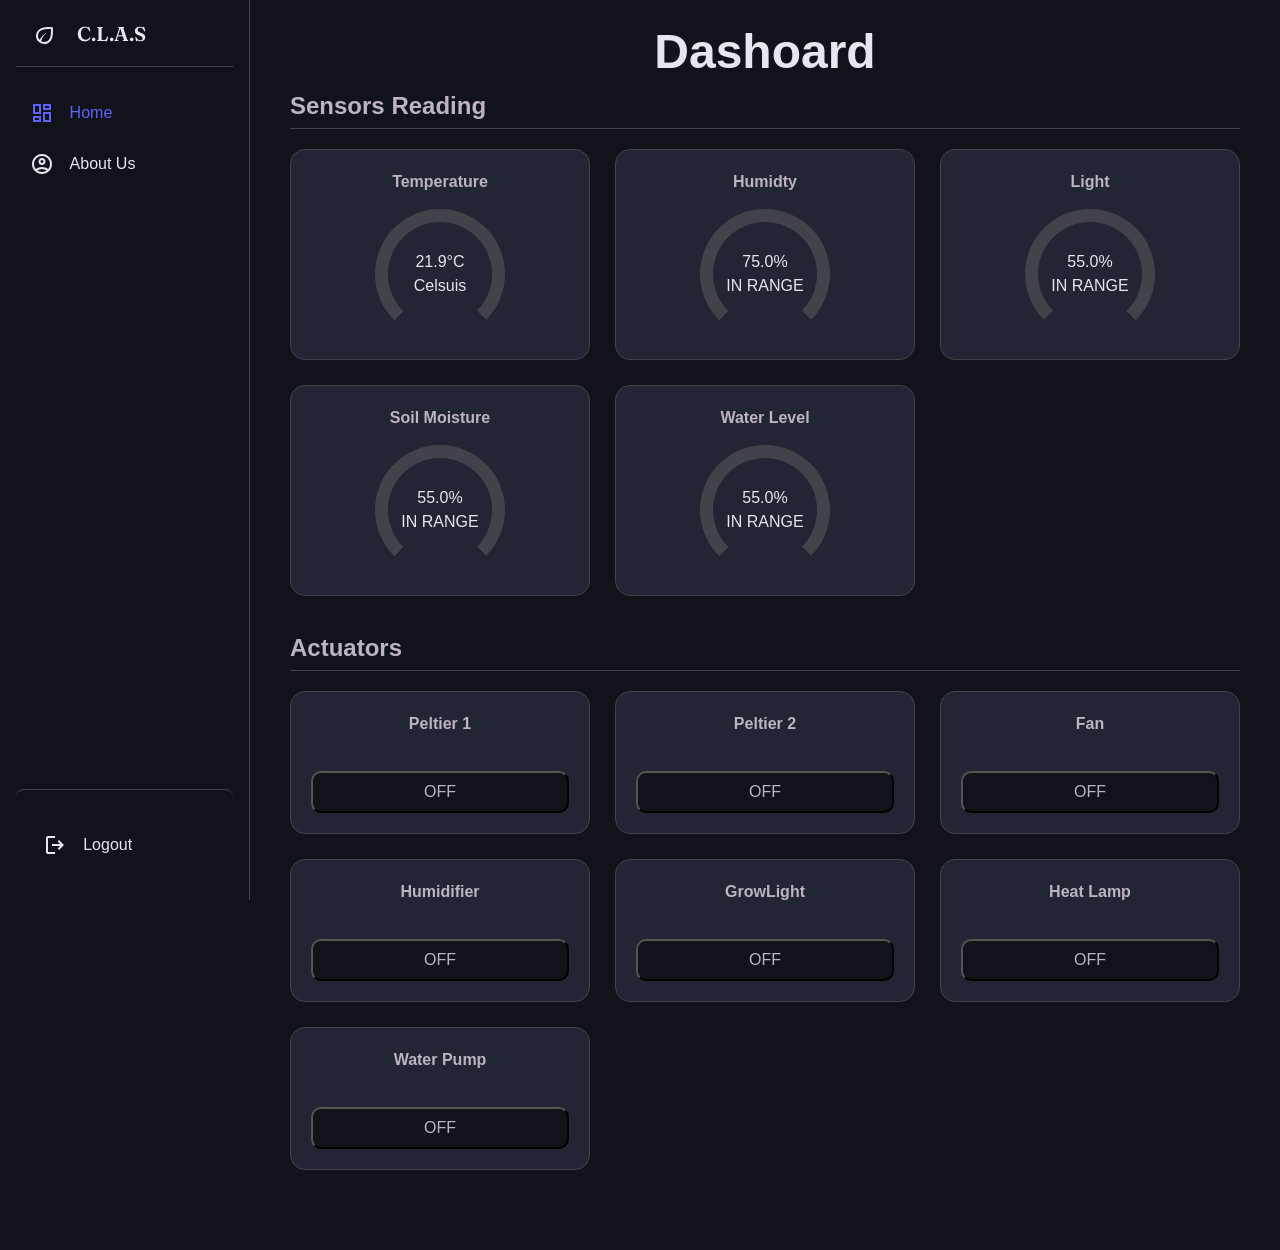
<file: Firmware/App/index.html>
<!DOCTYPE html>
<html lang="en">

<head>
    <meta charset="UTF-8">
    <meta name="viewport" content="width=device-width, initial-scale=1.0">
    <link rel="stylesheet" href="index.css">
    <title>C.L.A.S</title>
</head>

<body>
    <nav id="sidebar">
        <div class="Project">
            <svg xmlns="http://www.w3.org/2000/svg" height="24px" viewBox="0 -960 960 960" width="24px" fill="#e3e3e3">
                <path
                    d="M216-176q-45-45-70.5-104T120-402q0-63 24-124.5T222-642q35-35 86.5-60t122-39.5Q501-756 591.5-759t202.5 7q8 106 5 195t-16.5 160.5q-13.5 71.5-38 125T684-182q-53 53-112.5 77.5T450-80q-65 0-127-25.5T216-176Zm112-16q29 17 59.5 24.5T450-160q46 0 91-18.5t86-59.5q18-18 36.5-50.5t32-85Q709-426 716-500.5t2-177.5q-49-2-110.5-1.5T485-670q-61 9-116 29t-90 55q-45 45-62 89t-17 85q0 59 22.5 103.5T262-246q42-80 111-153.5T534-520q-72 63-125.5 142.5T328-192Zm0 0Zm0 0Z" />
            </svg>
            <span>C.L.A.S</span>
        </div>
        <ul>
            <li class="active">
                <a href="index.html">
                    <svg xmlns="http://www.w3.org/2000/svg" height="24px" viewBox="0 -960 960 960" width="24px"
                        fill="#e3e3e3">
                        <path
                            d="M520-600v-240h320v240H520ZM120-440v-400h320v400H120Zm400 320v-400h320v400H520Zm-400 0v-240h320v240H120Zm80-400h160v-240H200v240Zm400 320h160v-240H600v240Zm0-480h160v-80H600v80ZM200-200h160v-80H200v80Zm160-320Zm240-160Zm0 240ZM360-280Z" />
                    </svg>
                    <span>Home</span>
                </a>
            </li>
            <li>
                <a href="AboutUs.html">
                    <svg xmlns="http://www.w3.org/2000/svg" height="24px" viewBox="0 -960 960 960" width="24px"
                        fill="#e3e3e3">
                        <path
                            d="M234-276q51-39 114-61.5T480-360q69 0 132 22.5T726-276q35-41 54.5-93T800-480q0-133-93.5-226.5T480-800q-133 0-226.5 93.5T160-480q0 59 19.5 111t54.5 93Zm146.5-204.5Q340-521 340-580t40.5-99.5Q421-720 480-720t99.5 40.5Q620-639 620-580t-40.5 99.5Q539-440 480-440t-99.5-40.5ZM480-80q-83 0-156-31.5T197-197q-54-54-85.5-127T80-480q0-83 31.5-156T197-763q54-54 127-85.5T480-880q83 0 156 31.5T763-763q54 54 85.5 127T880-480q0 83-31.5 156T763-197q-54 54-127 85.5T480-80Zm100-95.5q47-15.5 86-44.5-39-29-86-44.5T480-280q-53 0-100 15.5T294-220q39 29 86 44.5T480-160q53 0 100-15.5ZM523-537q17-17 17-43t-17-43q-17-17-43-17t-43 17q-17 17-17 43t17 43q17 17 43 17t43-17Zm-43-43Zm0 360Z" />
                    </svg>
                    <span>About Us</span>
                </a>
            </li>

        </ul>
        <div class="Logout">
            <a href="Login.html">
                <svg xmlns="http://www.w3.org/2000/svg" height="24px" viewBox="0 -960 960 960" width="24px"
                    fill="#e3e3e3">
                    <path
                        d="M200-120q-33 0-56.5-23.5T120-200v-560q0-33 23.5-56.5T200-840h280v80H200v560h280v80H200Zm440-160-55-58 102-102H360v-80h327L585-622l55-58 200 200-200 200Z" />
                </svg>
                <span>Logout</span>
            </a>
        </div>
    </nav>
    <main>
        <h1>Dashoard</h1>
        <section class="sensors">
            <h2>Sensors Reading</h2>
            <div class="sensors_table">
                <div class=sensor_reading id='temp'>
                    <div class="sensorname">Temperature</div>
                    <div class="gauge-container" style="--value: 0;">
                        <div class="inside">
                            <span class="gauge-value">21.9°C</span>
                            <span class="gauge-status">Celsuis</span>
                        </div>
                    </div>
                </div>
                <div class=sensor_reading id=" humid">
                    <div class="sensorname">Humidty</div>
                    <div class="gauge-container" style="--value: 0;">
                        <div class="inside">
                            <span class="gauge-value">75.0%</span>
                            <span class="gauge-status">IN RANGE</span>
                        </div>
                    </div>
                </div>
                <div class=sensor_reading id="light">
                    <div class="sensorname">Light</div>
                    <div class="gauge-container" style="--value: 0;">
                        <div class="inside">
                            <span class="gauge-value">55.0%</span>
                            <span class="gauge-status">IN RANGE</span>
                        </div>
                    </div>
                </div>
                <div class=sensor_reading id='soil'>
                    <div class="sensorname">Soil Moisture</div>
                    <div class="gauge-container" style="--value: 0;">
                        <div class="inside">
                            <span class="gauge-value">55.0%</span>
                            <span class="gauge-status">IN RANGE</span>
                        </div>
                    </div>
                </div>
                <div class=sensor_reading id="water">
                    <div class="sensorname">Water Level</div>
                    <div class="gauge-container" style="--value: 0;">
                        <div class="inside">
                            <span class="gauge-value">55.0%</span>
                            <span class="gauge-status">IN RANGE</span>
                        </div>
                    </div>
                </div>
            </div>
        </section>
        <section class="actucators">
            <h2>Actuators</h2>
            <div class = "actuators_table" >
                <div id = "peltier1">
                    <div class="actucatorbox">Peltier 1</div>
                    <button class = 'button_act' onclick= "toggleActuator('peltier1')">OFF</button>
                </div>
                <div id = "peltier2">
                    <div class="actucatorbox">Peltier 2</div>
                    <button class = 'button_act' onclick= "toggleActuator('peltier2')">OFF</button>
                </div>
                <div id = "Fan">
                    <div class="actucatorbox">Fan</div>
                    <button class = 'button_act' onclick= "toggleActuator('Fan')">OFF</button>
                </div>
                <div id = "humid">
                    <div class="actucatorbox">Humidifier</div>
                    <button class = 'button_act' onclick= "toggleActuator('Humidifier')">OFF</button>
                </div><div id = "Grow">
                    <div class="actucatorbox">GrowLight</div>
                    <button class = 'button_act' onclick= "toggleActuator('light')">OFF</button>
                </div><div id = "lamp">
                    <div class="actucatorbox">Heat Lamp</div>
                    <button class = 'button_act' onclick= "toggleActuator('Heat')">OFF</button>
                </div><div id = "Water">
                    <div class="actucatorbox">Water Pump</div>
                    <button class = 'button_act' onclick= "toggleActuator('Pump')">OFF</button>
                </div>
            </div>
        </section>
    </main>
</body>

</html>
</file>
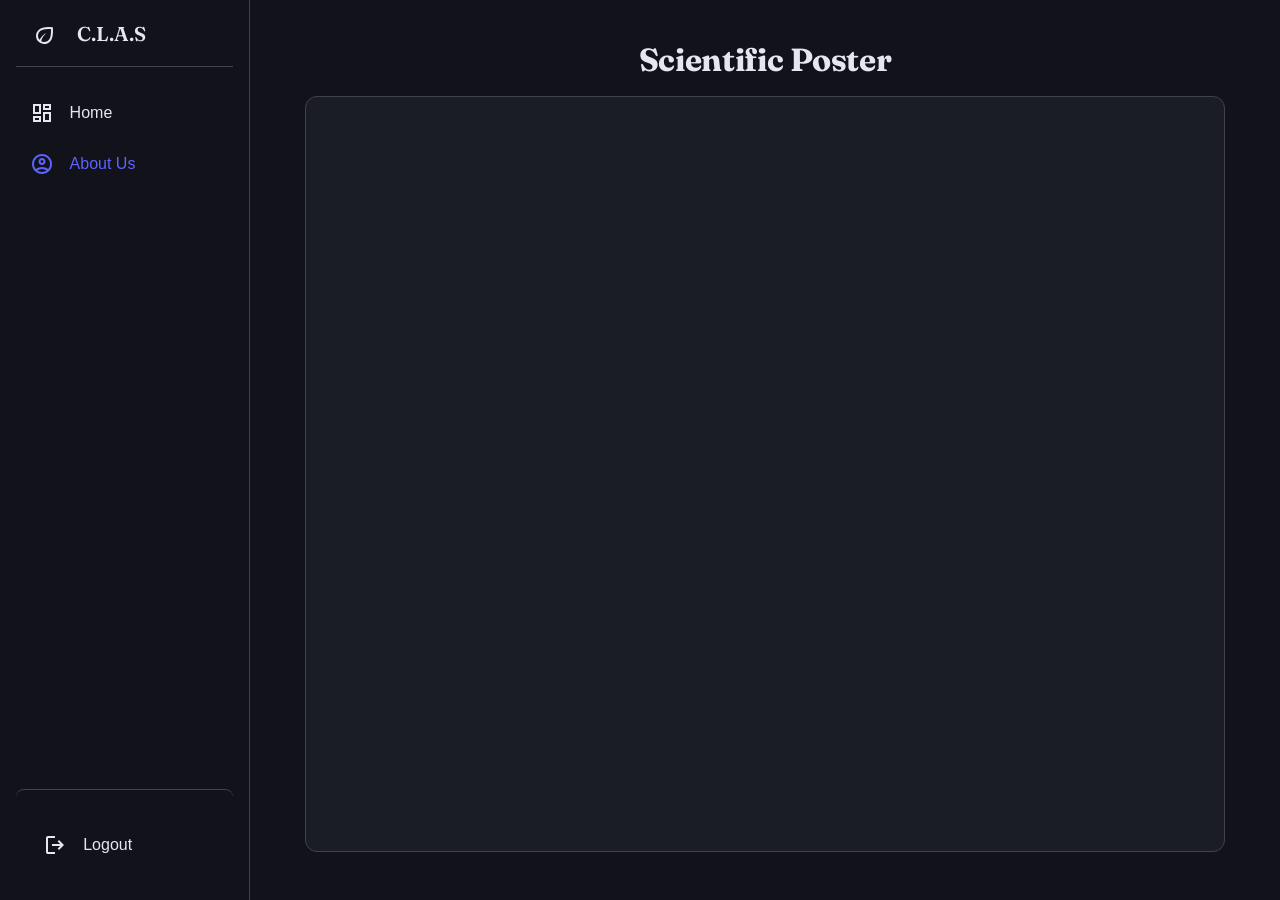
<file: Firmware/App/AboutUs.html>
<!DOCTYPE html>
<html lang="en">

<head>
    <meta charset="UTF-8">
    <meta name="viewport" content="width=device-width, initial-scale=1.0">
    <link rel="stylesheet" href="about.css">
    <title>C.L.A.S</title>
</head>

<body>
    <nav id="sidebar">
        <div class="Project">
            <svg xmlns="http://www.w3.org/2000/svg" height="24px" viewBox="0 -960 960 960" width="24px" fill="#e3e3e3">
                <path
                    d="M216-176q-45-45-70.5-104T120-402q0-63 24-124.5T222-642q35-35 86.5-60t122-39.5Q501-756 591.5-759t202.5 7q8 106 5 195t-16.5 160.5q-13.5 71.5-38 125T684-182q-53 53-112.5 77.5T450-80q-65 0-127-25.5T216-176Zm112-16q29 17 59.5 24.5T450-160q46 0 91-18.5t86-59.5q18-18 36.5-50.5t32-85Q709-426 716-500.5t2-177.5q-49-2-110.5-1.5T485-670q-61 9-116 29t-90 55q-45 45-62 89t-17 85q0 59 22.5 103.5T262-246q42-80 111-153.5T534-520q-72 63-125.5 142.5T328-192Zm0 0Zm0 0Z" />
            </svg>
            <span>C.L.A.S</span>
        </div>
        <ul>
            <li>
                <a href="index.html">
                    <svg xmlns="http://www.w3.org/2000/svg" height="24px" viewBox="0 -960 960 960" width="24px"
                        fill="#e3e3e3">
                        <path
                            d="M520-600v-240h320v240H520ZM120-440v-400h320v400H120Zm400 320v-400h320v400H520Zm-400 0v-240h320v240H120Zm80-400h160v-240H200v240Zm400 320h160v-240H600v240Zm0-480h160v-80H600v80ZM200-200h160v-80H200v80Zm160-320Zm240-160Zm0 240ZM360-280Z" />
                    </svg>
                    <span>Home</span>
                </a>
            </li>
            <li class="active">
                <a href="AboutUs.html">
                    <svg xmlns="http://www.w3.org/2000/svg" height="24px" viewBox="0 -960 960 960" width="24px"
                        fill="#e3e3e3">
                        <path
                            d="M234-276q51-39 114-61.5T480-360q69 0 132 22.5T726-276q35-41 54.5-93T800-480q0-133-93.5-226.5T480-800q-133 0-226.5 93.5T160-480q0 59 19.5 111t54.5 93Zm146.5-204.5Q340-521 340-580t40.5-99.5Q421-720 480-720t99.5 40.5Q620-639 620-580t-40.5 99.5Q539-440 480-440t-99.5-40.5ZM480-80q-83 0-156-31.5T197-197q-54-54-85.5-127T80-480q0-83 31.5-156T197-763q54-54 127-85.5T480-880q83 0 156 31.5T763-763q54 54 85.5 127T880-480q0 83-31.5 156T763-197q-54 54-127 85.5T480-80Zm100-95.5q47-15.5 86-44.5-39-29-86-44.5T480-280q-53 0-100 15.5T294-220q39 29 86 44.5T480-160q53 0 100-15.5ZM523-537q17-17 17-43t-17-43q-17-17-43-17t-43 17q-17 17-17 43t17 43q17 17 43 17t43-17Zm-43-43Zm0 360Z" />
                    </svg>
                    <span>About Us</span>
                </a>
            </li>

        </ul>
        <div class="Logout">
            <a href="Login.html">
                <svg xmlns="http://www.w3.org/2000/svg" height="24px" viewBox="0 -960 960 960" width="24px"
                    fill="#e3e3e3">
                    <path
                        d="M200-120q-33 0-56.5-23.5T120-200v-560q0-33 23.5-56.5T200-840h280v80H200v560h280v80H200Zm440-160-55-58 102-102H360v-80h327L585-622l55-58 200 200-200 200Z" />
                </svg>
                <span>Logout</span>
            </a>
        </div>
    </nav>
    <main>
        <div class = 'title'>
            <h1>Scientific Poster</h1>
        </div>
        <iframe src="Copy of Grade 11 Semester 2 Poster.pdf"></iframe>
    </main>
</body>

</html>
</file>
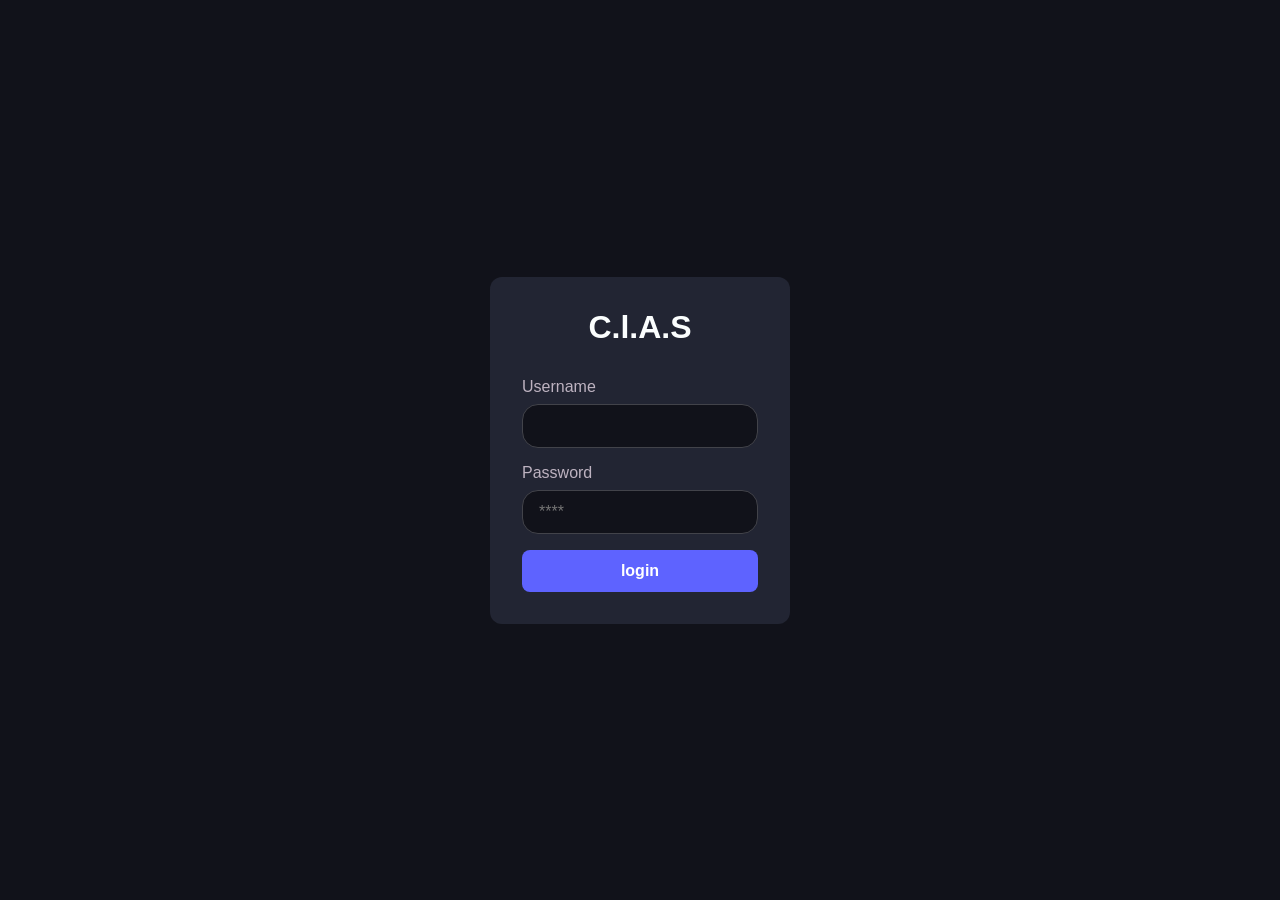
<file: Firmware/App/Login.html>
<!DOCTYPE html>
<html lang="en">

<head>
    <meta charset="UTF-8">
    <meta name="viewport" content="width=device-width, initial-scale=1.0">
    <title>Login</title>
    <style>
        :root {
            --base-clr: #11121a;
            --line-clr: #42434a;
            --box-clr: #222533;
            --text-clr: #e6e6ef;
            --accent-clr: #5e63ff;
            --secondry-text-clr: #beb3c1;
        }

        * {
            margin: 0;
            padding: 0;
            box-sizing: border-box;
        }

        body {
            min-height: 100vh;
            background-color: var(--base-clr);
            color: var(--text-clr);
            font-family: 'Segoe UI', Tahoma, Geneva, Verdana, sans-serif;
            display: flex;
            align-items: center;
            justify-content: center;
        }

        .login-box {
            width: 300px;
            padding: 2em;
            border: 2 px solid var(--line-clr);
            border-radius: 0.75em;
            background-color: var(--box-clr);
        }

        .name h1 {
            text-align: center;
            margin-bottom: 1em;
            color: rgb(251, 254, 254);
        }

        .field {
            display: flex;
            flex-direction: column;
            gap: .5em;
            margin-bottom: 1em;
        }

        .field label {
            font-size: 1em;
            color: var(--secondry-text-clr);
        }

        .field input {
            background-color: var(--base-clr);
            border: 1px solid var(--line-clr);
            border-radius: 1em;
            padding: .75em 1em;
            color: var(--text-clr);
            font-size: 1em;

        }
        .button-link {
            display: block;
            text-align: center;
            background-color: var(--accent-clr);
            color: #fff;
            text-decoration: none;
            padding: .75em;
            border-radius: .5em;
            font-weight: 600;
            margin-top: .5em;
        }
    </style>
</head>

<body>
    <div class="login-box">
        <div class="name">
            <h1>C.l.A.S</h1>
        </div>
        <div class="field">
            <label>Username</label>
            <input type="text" id="user" />
        </div>
        <div class="field">
            <label>Password</label>
            <input type="password" id="Pass" placeholder="****" />
        </div>
        <a href="index.html" class = "button-link">login </a>
    </div>
</body>

</html>
</file>
<file: Firmware/App/index.css>
@import url("https://fonts.googleapis.com/css2?family=Fraunces:opsz,wght@9..144,400..700&family=Inter:wght@400;500;600;700&family=IBM+Plex+Mono:wght@400;500;600&display=swap");

:root {
    --base-clr: #11121a;
    --line-clr: #42434a;
    --hover-clr: #222533;
    --text-clr: #e6e6ef;
    --accent-clr: #5e63ff;
    --secondry-text-clr: #beb3c1;
}

* {
    margin: 0;
    padding: 0;
}

html {
    font-family: Poppins, 'Segoe UI', Tahoma, Geneva, Verdana, sans-serif;
    line-height: 1.5rem;
}

body {
    min-height: 100vh;
    min-height: 100dvh;
    background-color: var(--base-clr);
    color: var(--text-clr);
    display: grid;
    grid-template-columns: auto 1fr;
}

#sidebar {
    box-sizing: border-box;
    height: 100vh;
    width: 250px;
    padding: 5px 1em;
    background-color: var(--base-clr);
    border-right: 1px solid var(--line-clr);
    position: sticky;
    top: 0;
    align-self: start;
}

#sidebar ul {
    list-style: none;
}

#sidebar ul li.active a {
    color: var(--accent-clr);

    svg {
        fill: var(--accent-clr);
    }
}

#sidebar a,
#sidebar .logo {
    border-radius: .5em;
    padding: .85em;
    text-decoration: none;
    color: var(--text-clr);
    display: flex;
    align-items: center;
    gap: 1em;
    ;
}

#sidebar svg {
    flex-shrink: 0;
    fill: var(--text-clr);
}

#sidebar a:hover {
    background-color: var(--hover-clr);
}

.Project {
    display: flex;
    align-items: center;
    gap: 1em;
    padding: .85em;
    font-family: 'Fraunces', serif;
    font-weight: 600;
    font-size: 1.25rem;
    color: var(--text-clr);
    margin-bottom: 1em;
    margin-bottom: 1em;
    padding-bottom: 1em;
    border-bottom: 1px solid var(--line-clr);
}

.Project svg {
    flex-shrink: 0;
}

.Logout {
    display: flex;
    align-items: center;
    gap: 1em;
    padding: .85em;
    border-radius: .5em;
    cursor: pointer;
    color: var(--text-clr);
    position: absolute;
    bottom: 1em;
    left: 1em;
    right: 1em;
    box-sizing: border-box;
    margin-top: 1em;
    padding-top: 1.85em;
    border-top: 1px solid var(--line-clr);
}

.Logout:hover {
    background-color: var(--hover-clr);
}

.Logout svg {
    flex-shrink: 0;
    fill: var(--text-clr);
}

main {
    flex: 1;
    padding: 40px;
}

h1 {
    font-size: 3rem;
    margin-bottom: 30px;
    text-align: center;
}

h2 {
    font-size: 1.2;
    color: var(--secondry-text-clr);
    margin-bottom: 20px;
    border-bottom: 1px solid var(--line-clr);
    padding-bottom: 10px;
}

section {
    margin-bottom: 40px;
}

.sensors_table,
.actuators_table {
    display: grid;
    grid-template-columns: repeat(auto-fit, minmax(220px, 1fr));
    gap: 25px;
}
.sensor_reading, .actuators_table > div {
    background-color: var(--hover-clr);
    border: 1.5px  solid var(--line-clr);
    border-radius: 15px;
    padding: 20px;
    display: flex;
    flex-direction: column;
    align-items: center;
    text-align: center;
}
.sensorname,
.actucatorbox {
    font-size: 1rem;
    color: var(--secondry-text-clr);
    margin-bottom: 15px;
    font-weight: 600;
}

.gauge-container {
    width: 130px;
    height: 130px;
    border-radius: 50%;
    background: conic-gradient(from 225deg,
            var(--accent-clr) 0%,
            var(--accent-clr) calc(var(--value) * 1% * 0.75),
            var(--line-clr) calc(var(--value) * 1% * 0.75),
            var(--line-clr) 75%,
            transparent 75%);
    display: flex;
    justify-content: center;
    align-items: center;
    position: relative;
}
.inside{
    width: 104px;
    height: 104px;
    background-color: var(--hover-clr);
    border-radius: 50%;
    display: flex;
    flex-direction: column;
    justify-content: center;
    align-items: center;
}
.actuators_table > div {
    justify-content: space-between;
    gap : 20px;
}
.button_act{
    background-color: var(--base-clr);
    color : var(--secondry-text-clr);
    border : 1px  solid var (--line-clr);
    padding: 10px 0;
    width: 100%;
    border-radius: 10px;
    font-size : 1em;
    font-weight : bold , italic;
    cursor : pointer ; 
    transition: all 0.3s ease;
}

.button_act:hover {
    border-color: var(--accent-clr);
}

.button_act.active-btn {
    background-color: var(--accent-clr);
    color: var(--text-clr);
    border-color: var(--accent-clr);
}
</file>
<file: Firmware/App/about.css>
@import url("https://fonts.googleapis.com/css2?family=Fraunces:opsz,wght@9..144,400..700&family=Inter:wght@400;500;600;700&family=IBM+Plex+Mono:wght@400;500;600&display=swap");

:root {
    --base-clr: #11121a;
    --line-clr: #42434a;
    --hover-clr: #222533;
    --text-clr: #e6e6ef;
    --accent-clr: #5e63ff;
    --secondry-text-clr: #beb3c1;
}

* {
    margin: 0;
    padding: 0;
}

html {
    font-family: Poppins, 'Segoe UI', Tahoma, Geneva, Verdana, sans-serif;
    line-height: 1.5rem;
}

body {
    min-height: 100vh;
    min-height: 100dvh;
    background-color: var(--base-clr);
    color: var(--text-clr);
    display: grid;
    grid-template-columns: auto 1fr;
}

#sidebar {
    box-sizing: border-box;
    height: 100vh;
    width: 250px;
    padding: 5px 1em;
    background-color: var(--base-clr);
    border-right: 1px solid var(--line-clr);
    position: sticky;
    top: 0;
    align-self: start;
}

#sidebar ul {
    list-style: none;
}

#sidebar ul li.active a {
    color: var(--accent-clr);

    svg {
        fill: var(--accent-clr);
    }
}

#sidebar a,
#sidebar .logo {
    border-radius: .5em;
    padding: .85em;
    text-decoration: none;
    color: var(--text-clr);
    display: flex;
    align-items: center;
    gap: 1em;
    ;
}

#sidebar svg {
    flex-shrink: 0;
    fill: var(--text-clr);
}

#sidebar a:hover {
    background-color: var(--hover-clr);
}

.Project {
    display: flex;
    align-items: center;
    gap: 1em;
    padding: .85em;
    font-family: 'Fraunces', serif;
    font-weight: 600;
    font-size: 1.25rem;
    color: var(--text-clr);
    margin-bottom: 1em;
    margin-bottom: 1em;
    padding-bottom: 1em;
    border-bottom: 1px solid var(--line-clr);
}

.Project svg {
    flex-shrink: 0;
}

.Logout {
    display: flex;
    align-items: center;
    gap: 1em;
    padding: .85em;
    border-radius: .5em;
    cursor: pointer;
    color: var(--text-clr);
    position: absolute;
    bottom: 1em;
    left: 1em;
    right: 1em;
    box-sizing: border-box;
    margin-top: 1em;
    padding-top: 1.85em;
    border-top: 1px solid var(--line-clr);
}

.Logout:hover {
    background-color: var(--hover-clr);
}

.Logout svg {
    flex-shrink: 0;
    fill: var(--text-clr);
}

main 
{
padding: 3em 3.5em;
    box-sizing: border-box;
    display: flex;
    flex-direction: column;
    gap: 1.5em;
    align-items: center;
}
main h1 {
    font-family: 'Fraunces', serif;
    font-weight: 700;
    font-size: 2rem;
    color: var(--text-clr);
    letter-spacing: -0.01em;
}
main iframe {
    width: 100%;
    height: 100%;
    align-self: center;
    border: 1px solid var(--line-clr);
    border-radius: .75em;
    background-color: #1a1c26;
}
</file>
